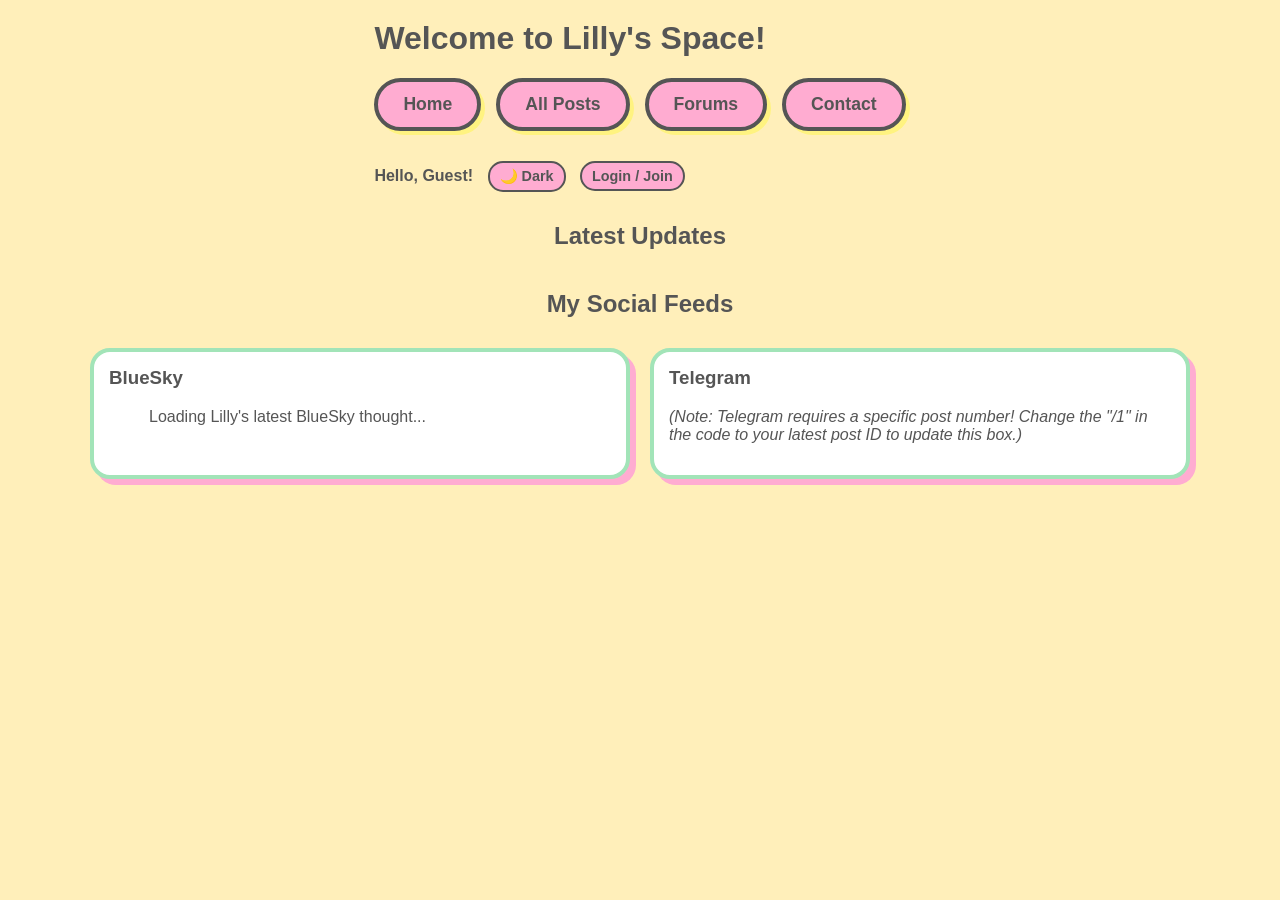
<file: index.html>
<!DOCTYPE html>
<html lang="en">
<head>
  <meta charset="UTF-8">
  <meta name="viewport" content="width=device-width, initial-scale=1.0">
  <title>Lilly's Home Page</title>
  <link rel="stylesheet" href="style.css">
</head>
<body>
  <div id="notification-banner" class="hidden">Lilly just posted a new update!</div>

  <header>
    <h1>Welcome to Lilly's Space!</h1>
    <nav class="bubbly-nav">
      <a href="index.html">Home</a>
      <a href="blog.html">All Posts</a>
      <a href="forums.html">Forums</a>
      <a href="contact.html">Contact</a>
    </nav>
    <div id="user-status" style="margin-top: 15px; margin-bottom: 30px; font-weight: bold;">
      <span id="welcome-text">Hello, Guest!</span>
      <button id="btn-theme" onclick="toggleTheme()" class="tiny-btn">🌙 Dark</button>
      <button id="btn-show-login" onclick="openAuthModal()" class="tiny-btn">Login / Join</button>
      <button id="btn-profile" onclick="openProfileModal()" class="tiny-btn hidden">Profile</button>
      <button id="btn-logout" onclick="logoutUser()" class="tiny-btn hidden">Logout</button>
    </div>
  </header> 
  
  <div id="auth-modal" class="modal hidden">
    <div class="modal-content blog-card">
      <span class="close-btn" onclick="closeAuthModal()">&times;</span>
      <h2 id="auth-title">Join the Magic!</h2>
      <div id="auth-form-container">
        <input type="text" id="auth-username" placeholder="Pick a Username">
        <input type="password" id="auth-password" placeholder="Secret Password">
        <div id="register-fields" class="hidden">
          <input type="email" id="auth-email" placeholder="Your Email">
          <input type="password" id="auth-secret" placeholder="Admin Code (Optional)">
        </div>
        <button onclick="submitAuth()" class="btn-send" style="width: 100%; margin-top: 10px;">Go!</button>
      </div>
      <p style="text-align: center; margin-top: 15px;"><a href="#" onclick="toggleAuthMode()" id="auth-toggle-link">Already a member? Log in!</a></p>
    </div>
  </div>

  <div id="profile-modal" class="modal hidden">
    <div class="modal-content blog-card">
      <span class="close-btn" onclick="closeProfileModal()">&times;</span>
      <h2>Customize Profile</h2>
      <p>Pick a new color for your chat bubbles!</p>
      <input type="color" id="profile-color-picker" value="#FFF380" style="width: 100%; height: 50px; cursor: pointer; border-radius: 10px; border: 3px solid var(--dark-text);">
      <button onclick="saveProfileColor()" class="btn-send" style="width: 100%; margin-top: 15px;">Save Magic Color!</button>
    </div>
  </div>

  <main>
    <div id="home-feed-indicator" style="display:none;"></div>
    
    <h2 style="text-align: center;">Latest Updates</h2>
    <section id="blog-feed"></section>

    <h2 style="text-align: center; margin-top: 40px;">My Social Feeds</h2>
    <div class="embed-container">
      <div class="embed-box">
        <h3>BlueSky</h3>
        <blockquote class="bluesky-embed" data-bluesky-uri="at://did:plc:placeholder/app.bsky.feed.post/placeholder">
          <p>Loading Lilly's latest BlueSky thought...</p>
        </blockquote>
        <script async src="https://embed.bsky.app/static/embed.js" charset="utf-8"></script>
      </div>
      <div class="embed-box">
        <h3>Telegram</h3>
        <script async src="https://telegram.org/js/telegram-widget.js?22" data-telegram-post="LittlestLillys/1" data-width="100%"></script>
        <p><em>(Note: Telegram requires a specific post number! Change the "/1" in the code to your latest post ID to update this box.)</em></p>
      </div>
    </div>
  </main>
  <script src="app.js"></script>
</body>
</html>
</file>
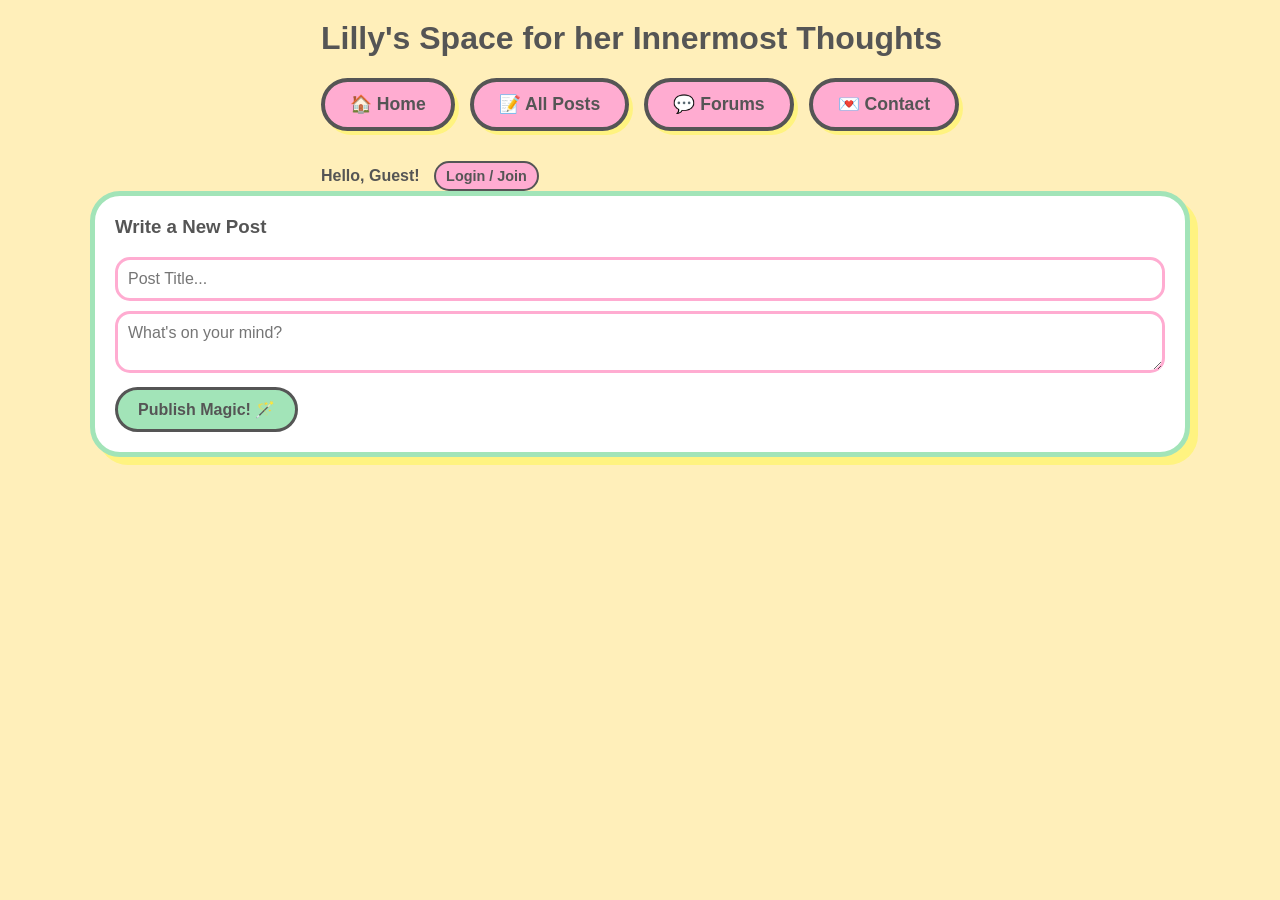
<file: blog.html>
<!DOCTYPE html>
<html lang="en">
<head>
  <meta charset="UTF-8">
  <title>Lilly's Blog</title>
  <link rel="stylesheet" href="style.css">
</head>
<body>
  <div id="notification-banner" class="hidden">🌟 ✨ Lilly just posted a new update! ✨ 🌟</div>

  <header>
    <h1>Lilly's Space for her Innermost Thoughts</h1>
    <nav class="bubbly-nav">
      <a href="index.html">🏠 Home</a>
      <a href="blog.html">📝 All Posts</a>
      <a href="forums.html">💬 Forums</a>
      <a href="contact.html">💌 Contact</a>
    </nav>
    <div id="user-status" style="margin-top: 15px; font-weight: bold;">
      <span id="welcome-text">Hello, Guest! 🌟</span>
      <button id="btn-show-login" onclick="openAuthModal()" class="tiny-btn">Login / Join</button>
      <button id="btn-profile" onclick="openProfileModal()" class="tiny-btn hidden">🎨 Profile</button>
      <button id="btn-logout" onclick="logoutUser()" class="tiny-btn hidden">Logout 💨</button>
    </div>
  </header> 
  
  <div id="auth-modal" class="modal hidden">
    <div class="modal-content blog-card">
      <span class="close-btn" onclick="closeAuthModal()">✖️</span>
      <h2 id="auth-title">✨ Join the Magic! ✨</h2>
      <div id="auth-form-container">
        <input type="text" id="auth-username" placeholder="Pick a Username">
        <input type="password" id="auth-password" placeholder="Secret Password">
        <div id="register-fields" class="hidden">
          <input type="email" id="auth-email" placeholder="Your Email">
          <input type="password" id="auth-secret" placeholder="Admin Code (Optional)">
        </div>
        <button onclick="submitAuth()" class="btn-send" style="width: 100%; margin-top: 10px;">Go! 🚀</button>
      </div>
      <p style="text-align: center; margin-top: 15px;"><a href="#" onclick="toggleAuthMode()" id="auth-toggle-link">Already a member? Log in!</a></p>
    </div>
  </div>

  <div id="profile-modal" class="modal hidden">
    <div class="modal-content blog-card">
      <span class="close-btn" onclick="closeProfileModal()">✖️</span>
      <h2>🎨 Customize Profile 🎨</h2>
      <p>Pick a new color for your chat bubbles!</p>
      <input type="color" id="profile-color-picker" value="#FFF380" style="width: 100%; height: 50px; cursor: pointer; border-radius: 10px; border: 3px solid var(--dark-text);">
      <button onclick="saveProfileColor()" class="btn-send" style="width: 100%; margin-top: 15px;">Save Magic Color! ✨</button>
    </div>
  </div>

  <main>
    <section class="admin-box">
      <h3>Write a New Post</h3>
      <input type="text" id="new-post-title" placeholder="Post Title...">
      <textarea id="new-post-content" placeholder="What's on your mind?"></textarea>
      <button id="publish-btn" onclick="publishPost()">Publish Magic! 🪄</button>
    </section>

    <section id="blog-feed"></section>
  </main>
  <script src="app.js"></script>
</body>
</html>
</file>
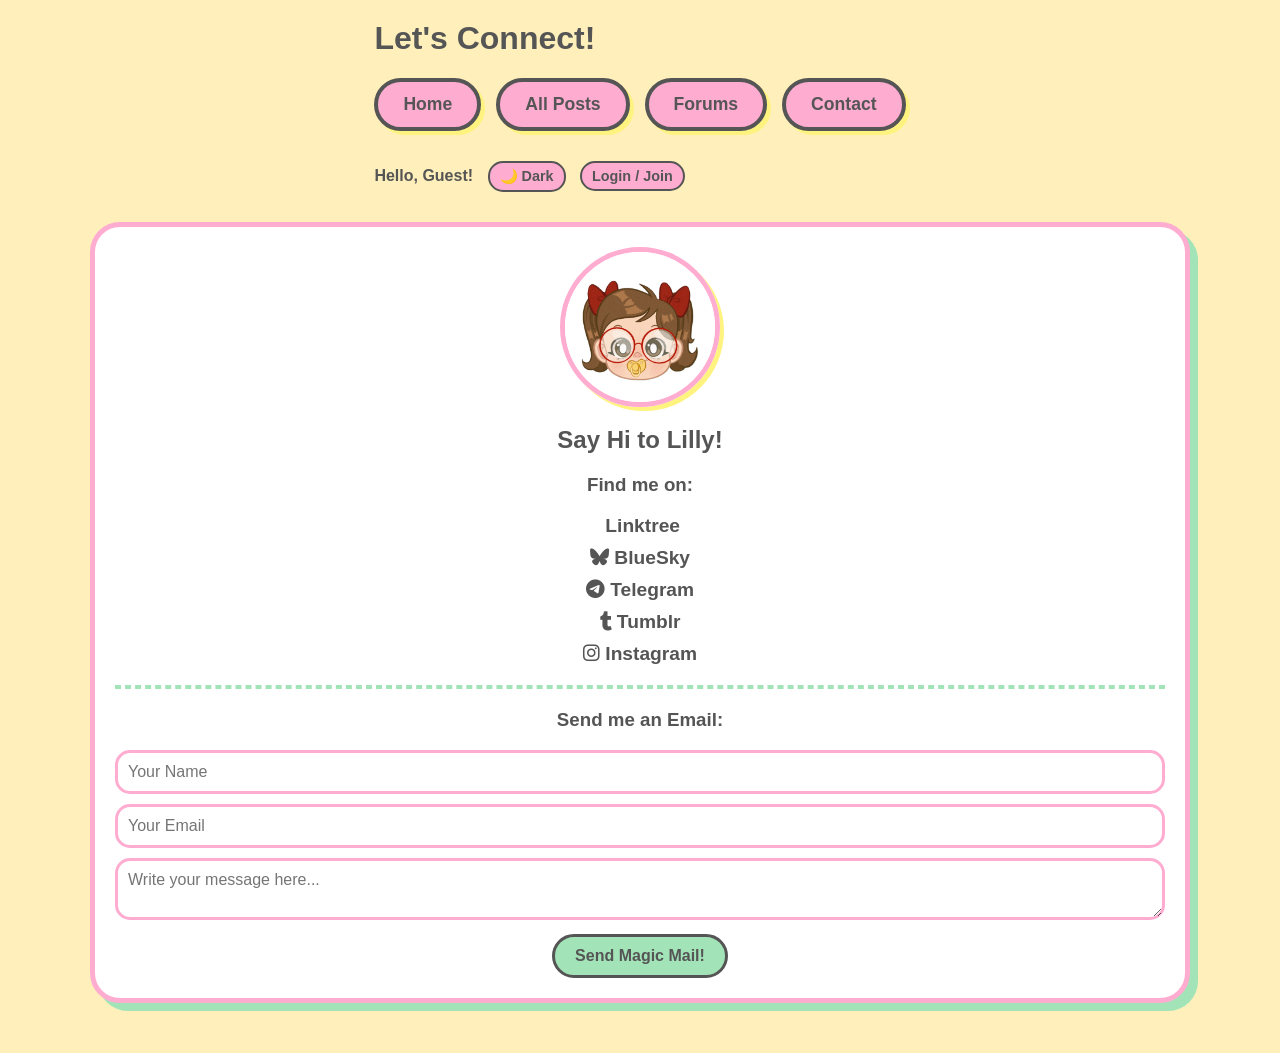
<file: contact.html>
<!DOCTYPE html>
<html lang="en">
<head>
  <meta charset="UTF-8">
  <title>Contact Lilly</title>
  <link rel="stylesheet" href="style.css">
  <link rel="stylesheet" href="https://cdnjs.cloudflare.com/ajax/libs/font-awesome/6.5.1/css/all.min.css">
</head>
<body>
  <header>
    <h1>Let's Connect!</h1>
    <nav class="bubbly-nav">
      <a href="index.html">Home</a>
      <a href="blog.html">All Posts</a>
      <a href="forums.html">Forums</a>
      <a href="contact.html">Contact</a>
    </nav>
    <div id="user-status" style="margin-top: 15px; margin-bottom: 30px; font-weight: bold;">
      <span id="welcome-text">Hello, Guest!</span>
      <button id="btn-theme" onclick="toggleTheme()" class="tiny-btn">🌙 Dark</button>
      <button id="btn-show-login" onclick="openAuthModal()" class="tiny-btn">Login / Join</button>
      <button id="btn-profile" onclick="openProfileModal()" class="tiny-btn hidden">Profile</button>
      <button id="btn-logout" onclick="logoutUser()" class="tiny-btn hidden">Logout</button>
    </div>
  </header>

  <div id="auth-modal" class="modal hidden">
    <div class="modal-content blog-card">
      <span class="close-btn" onclick="closeAuthModal()">&times;</span>
      <h2 id="auth-title">Join the Magic!</h2>
      <div id="auth-form-container">
        <input type="text" id="auth-username" placeholder="Pick a Username">
        <input type="password" id="auth-password" placeholder="Secret Password">
        <div id="register-fields" class="hidden">
          <input type="email" id="auth-email" placeholder="Your Email">
          <input type="password" id="auth-secret" placeholder="Admin Code (Optional)">
        </div>
        <button onclick="submitAuth()" class="btn-send" style="width: 100%; margin-top: 10px;">Go!</button>
      </div>
      <p style="text-align: center; margin-top: 15px;"><a href="#" onclick="toggleAuthMode()" id="auth-toggle-link">Already a member? Log in!</a></p>
    </div>
  </div>

  <div id="profile-modal" class="modal hidden">
    <div class="modal-content blog-card">
      <span class="close-btn" onclick="closeProfileModal()">&times;</span>
      <h2>Customize Profile</h2>
      <p>Pick a new color for your chat bubbles!</p>
      <input type="color" id="profile-color-picker" value="#FFF380" style="width: 100%; height: 50px; cursor: pointer; border-radius: 10px; border: 3px solid var(--dark-text);">
      <button onclick="saveProfileColor()" class="btn-send" style="width: 100%; margin-top: 15px;">Save Magic Color!</button>
    </div>
  </div>

  <main>
    <section id="contact-lilly" class="blog-card contact-card">
      <img src="avatar.PNG" alt="Lilly's Avatar" class="profile-avatar">
      <h2>Say Hi to Lilly!</h2>
      <div class="socials">
        <h3>Find me on:</h3>
        <ul style="list-style: none; padding: 0;">
          <li style="margin-bottom: 10px;">
            <a href="https://linktr.ee/littlestlilly" target="_blank" rel="noopener noreferrer">
              <i class="fa-brands fa-linktree"></i> Linktree
            </a>
          </li>
          <li style="margin-bottom: 10px;">
            <a href="https://bsky.app/profile/littlestlilly.com" target="_blank" rel="noopener noreferrer">
              <i class="fa-brands fa-bluesky"></i> BlueSky
            </a>
          </li>
          <li style="margin-bottom: 10px;">
            <a href="https://t.me/LittlestLilly" target="_blank" rel="noopener noreferrer">
              <i class="fa-brands fa-telegram"></i> Telegram
            </a>
          </li>
          <li style="margin-bottom: 10px;">
            <a href="https://www.tumblr.com/littlestlilly" target="_blank" rel="noopener noreferrer">
              <i class="fa-brands fa-tumblr"></i> Tumblr
            </a>
          </li>
          <li style="margin-bottom: 10px;">
            <a href="https://www.instagram.com/littlestlilly96?igsh=MTd4OHh0dm82MG52Yg%3D%3D&utm_source=qr" target="_blank" rel="noopener noreferrer">
              <i class="fa-brands fa-instagram"></i> Instagram
            </a>
          </li>
        </ul>
      </div>
      <hr />
      <h3>Send me an Email:</h3>
      <div id="email-form">
        <input type="text" placeholder="Your Name" class="childish-input">
        <input type="email" placeholder="Your Email" class="childish-input">
        <textarea placeholder="Write your message here..."></textarea>
        <button class="btn-send" onclick="alert('Magic Mail Sent!')">Send Magic Mail!</button>
      </div>
    </section>
  </main>
  <script src="app.js"></script>
</body>
</html>
</file>
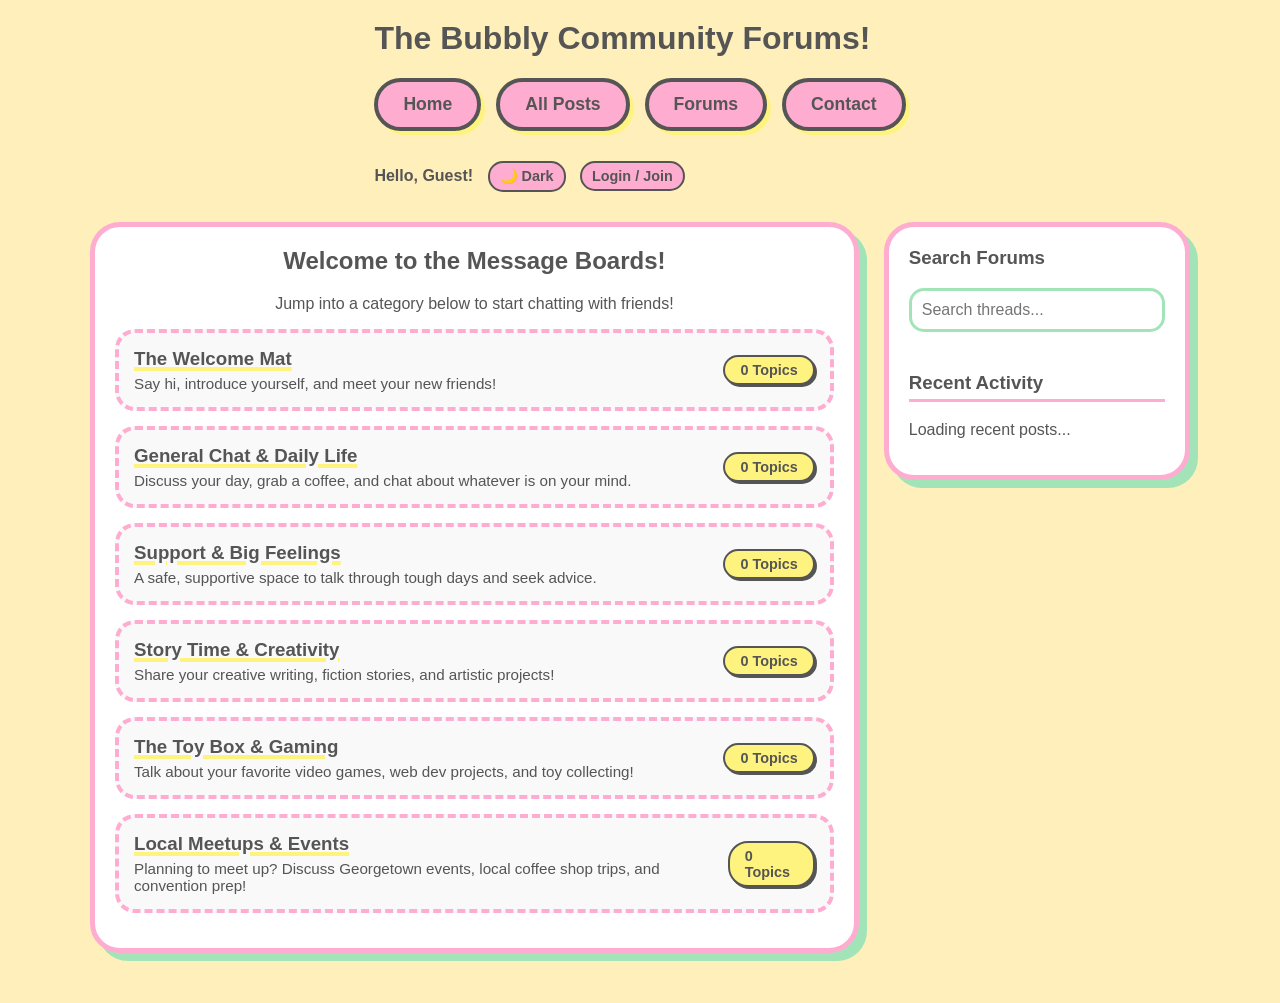
<file: forums.html>
<!DOCTYPE html>
<html lang="en">
<head>
  <meta charset="UTF-8">
  <title>Lilly's Bubbly Forums</title>
  <link rel="stylesheet" href="style.css">  
</head>
<body>
  <header>
    <h1>The Bubbly Community Forums!</h1>
    <nav class="bubbly-nav">
      <a href="index.html">Home</a>
      <a href="blog.html">All Posts</a>
      <a href="forums.html">Forums</a>
      <a href="contact.html">Contact</a>
    </nav>
    <div id="user-status" style="margin-top: 15px; margin-bottom: 30px; font-weight: bold;">
      <span id="welcome-text">Hello, Guest!</span>
      <button id="btn-theme" onclick="toggleTheme()" class="tiny-btn">🌙 Dark</button>
      <button id="btn-show-login" onclick="openAuthModal()" class="tiny-btn">Login / Join</button>
      <button id="btn-profile" onclick="openProfileModal()" class="tiny-btn hidden">Profile</button>
      <button id="btn-logout" onclick="logoutUser()" class="tiny-btn hidden">Logout</button>
    </div>
  </header> 
  
  <div id="auth-modal" class="modal hidden">
    <div class="modal-content blog-card">
      <span class="close-btn" onclick="closeAuthModal()">&times;</span>
      <h2 id="auth-title">Join the Magic!</h2>
      <div id="auth-form-container">
        <input type="text" id="auth-username" placeholder="Pick a Username">
        <input type="password" id="auth-password" placeholder="Secret Password">
        <div id="register-fields" class="hidden">
          <input type="email" id="auth-email" placeholder="Your Email">
          <input type="password" id="auth-secret" placeholder="Admin Code (Optional)">
        </div>
        <button onclick="submitAuth()" class="btn-send" style="width: 100%; margin-top: 10px;">Go!</button>
      </div>
      <p style="text-align: center; margin-top: 15px;"><a href="#" onclick="toggleAuthMode()" id="auth-toggle-link">Already a member? Log in!</a></p>
    </div>
  </div>

  <div id="profile-modal" class="modal hidden">
    <div class="modal-content blog-card">
      <span class="close-btn" onclick="closeProfileModal()">&times;</span>
      <h2>Customize Profile</h2>
      <p>Pick a new color for your chat bubbles!</p>
      <input type="color" id="profile-color-picker" value="#FFF380" style="width: 100%; height: 50px; cursor: pointer; border-radius: 10px; border: 3px solid var(--dark-text);">
      <button onclick="saveProfileColor()" class="btn-send" style="width: 100%; margin-top: 15px;">Save Magic Color!</button>
    </div>
  </div>

  <main class="forum-layout">
    <div class="forum-main">
      
      <div id="forum-categories-view">
        <section class="blog-card">
          <h2 style="text-align: center;">Welcome to the Message Boards!</h2>
          <p style="text-align: center;">Jump into a category below to start chatting with friends!</p>
          
          <div class="forum-category" onclick="showCategory('The Welcome Mat')" data-category="The Welcome Mat">
            <div class="category-info">
              <h3>The Welcome Mat</h3>
              <p>Say hi, introduce yourself, and meet your new friends!</p>
            </div>
            <div class="category-stats">0 Topics</div>
          </div>
          
          <div class="forum-category" onclick="showCategory('General Chat & Daily Life')" data-category="General Chat & Daily Life">
            <div class="category-info">
              <h3>General Chat & Daily Life</h3>
              <p>Discuss your day, grab a coffee, and chat about whatever is on your mind.</p>
            </div>
            <div class="category-stats">0 Topics</div>
          </div>

          <div class="forum-category" onclick="showCategory('Support & Big Feelings')" data-category="Support & Big Feelings">
            <div class="category-info">
              <h3>Support & Big Feelings</h3>
              <p>A safe, supportive space to talk through tough days and seek advice.</p>
            </div>
            <div class="category-stats">0 Topics</div>
          </div>

          <div class="forum-category" onclick="showCategory('Story Time & Creativity')" data-category="Story Time & Creativity">
            <div class="category-info">
              <h3>Story Time & Creativity</h3>
              <p>Share your creative writing, fiction stories, and artistic projects!</p>
            </div>
            <div class="category-stats">0 Topics</div>
          </div>

          <div class="forum-category" onclick="showCategory('The Toy Box & Gaming')" data-category="The Toy Box & Gaming">
            <div class="category-info">
              <h3>The Toy Box & Gaming</h3>
              <p>Talk about your favorite video games, web dev projects, and toy collecting!</p>
            </div>
            <div class="category-stats">0 Topics</div>
          </div>

          <div class="forum-category" onclick="showCategory('Local Meetups & Events')" data-category="Local Meetups & Events">
            <div class="category-info">
              <h3>Local Meetups & Events</h3>
              <p>Planning to meet up? Discuss Georgetown events, local coffee shop trips, and convention prep!</p>
            </div>
            <div class="category-stats">0 Topics</div>
          </div>
        </section>
      </div>

      <div id="forum-threads-view" class="hidden">
        <button onclick="showForumHome()" class="tiny-btn" style="margin-bottom: 15px;">⬅️ Back to Categories</button>
        <h2 id="subforum-title" style="color: var(--accent-pink); margin-bottom: 20px;">Category Name</h2>
        
        <section class="admin-box hidden" id="thread-creation-box">
          <h3>Start a Conversation</h3>
          <input type="hidden" id="new-thread-category">
          <input type="text" id="new-thread-title" placeholder="Thread Title...">
          <textarea id="new-thread-content" placeholder="Kick off the conversation..."></textarea>
          <button id="thread-submit-btn" onclick="createThread()">Post Thread!</button>
        </section>

        <section id="subforum-feed"></section>
      </div>

      <div id="forum-single-thread-view" class="hidden">
        <button id="back-to-subforum-btn" class="tiny-btn" style="margin-bottom: 15px;">⬅️ Back to Subforum</button>
        <section id="single-thread-content"></section>
      </div>

    </div>

    <aside class="forum-sidebar">
      <h3 style="margin-top: 0;">Search Forums</h3>
      <input type="text" id="forum-search-input" class="search-bar" placeholder="Search threads..." oninput="handleForumSearch()">
      
      <h3 style="margin-top: 30px; border-bottom: 3px solid var(--accent-pink); padding-bottom: 5px;">Recent Activity</h3>
      <div id="recent-threads-list">
        <p>Loading recent posts...</p>
      </div>
    </aside>

  </main>
  <script src="app.js"></script>
</body>
</html>
</file>
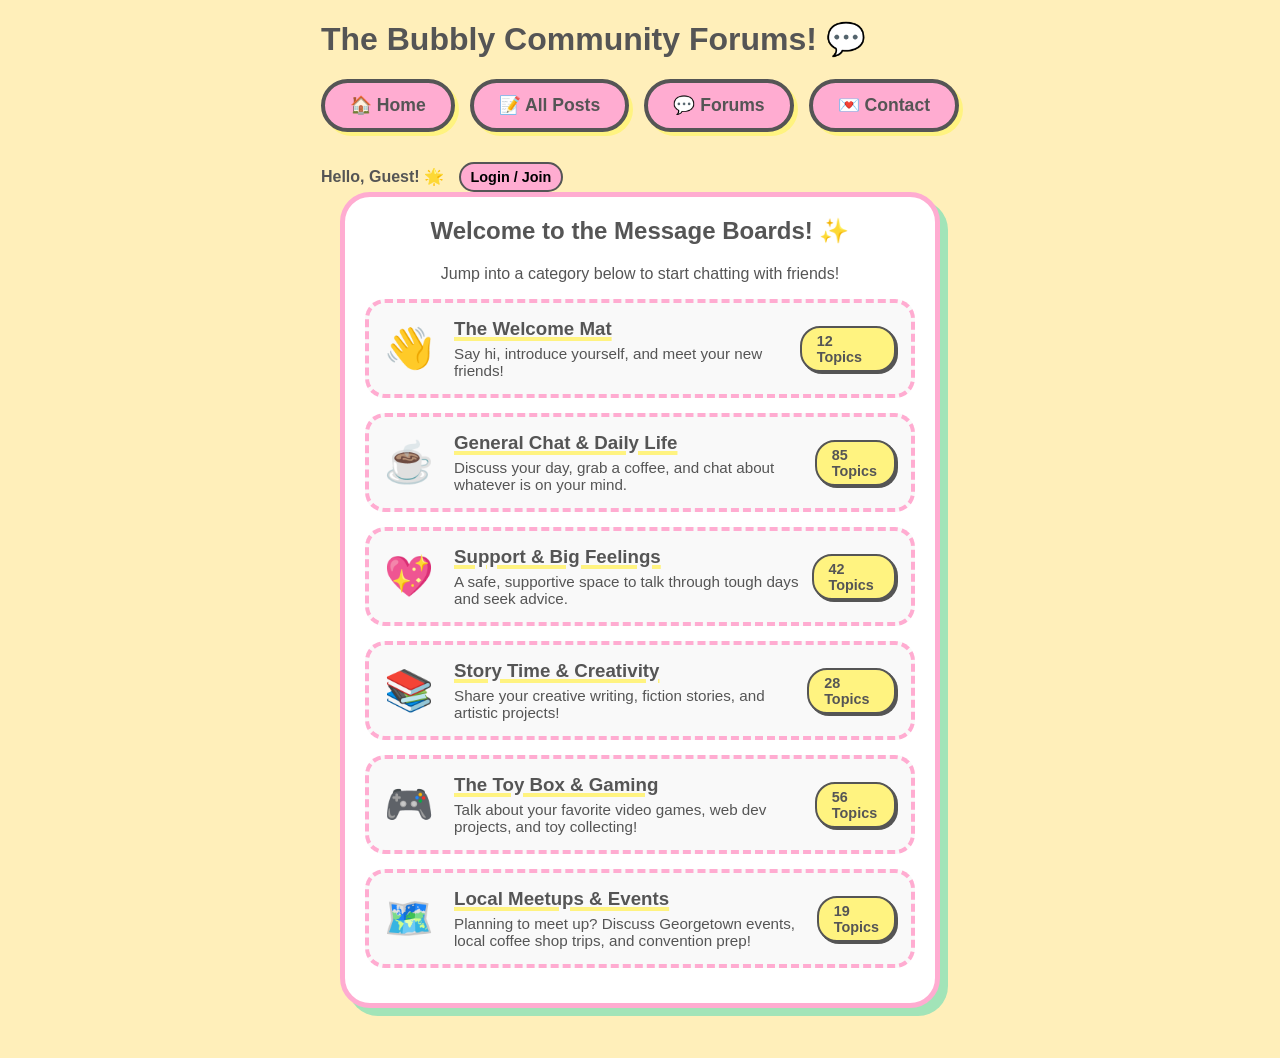
<file: public/forums.html>
<!DOCTYPE html>
<html lang="en">
<head>
  <meta charset="UTF-8">
  <title>Lilly's Bubbly Forums 🌈</title>
  <link rel="stylesheet" href="style.css">  
</head>
<body>
  <header>
    <h1>The Bubbly Community Forums! 💬</h1>
    
    <nav class="bubbly-nav">
      <a href="index.html">🏠 Home</a>
      <a href="blog.html">📝 All Posts</a>
      <a href="forums.html">💬 Forums</a>
      <a href="contact.html">💌 Contact</a>
    </nav>
    
    <div id="user-status" style="margin-top: 15px; font-weight: bold;">
      <span id="welcome-text">Hello, Guest! 🌟</span>
      <button id="btn-show-login" onclick="openAuthModal()" class="tiny-btn">Login / Join</button>
      <button id="btn-logout" onclick="logoutUser()" class="tiny-btn hidden">Logout 💨</button>
    </div>
  </header>

  <main>
    <section class="blog-card">
      <h2 style="text-align: center;">Welcome to the Message Boards! ✨</h2>
      <p style="text-align: center;">Jump into a category below to start chatting with friends!</p>
      
      <div class="forum-category">
        <div class="category-icon">👋</div>
        <div class="category-info">
          <h3>The Welcome Mat</h3>
          <p>Say hi, introduce yourself, and meet your new friends!</p>
        </div>
        <div class="category-stats">12 Topics</div>
      </div>

      <div class="forum-category">
        <div class="category-icon">☕</div>
        <div class="category-info">
          <h3>General Chat & Daily Life</h3>
          <p>Discuss your day, grab a coffee, and chat about whatever is on your mind.</p>
        </div>
        <div class="category-stats">85 Topics</div>
      </div>

      <div class="forum-category">
        <div class="category-icon">💖</div>
        <div class="category-info">
          <h3>Support & Big Feelings</h3>
          <p>A safe, supportive space to talk through tough days and seek advice.</p>
        </div>
        <div class="category-stats">42 Topics</div>
      </div>

      <div class="forum-category">
        <div class="category-icon">📚</div>
        <div class="category-info">
          <h3>Story Time & Creativity</h3>
          <p>Share your creative writing, fiction stories, and artistic projects!</p>
        </div>
        <div class="category-stats">28 Topics</div>
      </div>

      <div class="forum-category">
        <div class="category-icon">🎮</div>
        <div class="category-info">
          <h3>The Toy Box & Gaming</h3>
          <p>Talk about your favorite video games, web dev projects, and toy collecting!</p>
        </div>
        <div class="category-stats">56 Topics</div>
      </div>

      <div class="forum-category">
        <div class="category-icon">🗺️</div>
        <div class="category-info">
          <h3>Local Meetups & Events</h3>
          <p>Planning to meet up? Discuss Georgetown events, local coffee shop trips, and convention prep!</p>
        </div>
        <div class="category-stats">19 Topics</div>
      </div>

    </section>
  </main>

  <script src="app.js"></script>
</body>
</html>
</file>
<file: style.css>
:root {
  --primary-bg: #FFEFBA;
  --accent-pink: #FFACD1;
  --sky-blue: #A2E4B8;
  --bubbly-yellow: #FFF380;
  --font-main: 'Comic Sans MS', 'Chalkboard SE', sans-serif;
  --dark-text: #555;
  --card-bg: white;
  --comment-bg: #f9f9f9;
}

[data-theme="dark"] {
  --primary-bg: #1e1b4b; 
  --accent-pink: #f472b6; 
  --sky-blue: #2dd4bf; 
  --bubbly-yellow: #fde047; 
  --dark-text: #f8fafc; 
  --card-bg: #312e81; 
  --comment-bg: #3730a3; 
}

body, .admin-box, .blog-card, .embed-box, .forum-category, .comment-section, .forum-sidebar, .modal-content, input, textarea, select {
  transition: background-color 0.4s ease, color 0.4s ease, border-color 0.4s ease;
}

body {
  background-color: var(--primary-bg);
  font-family: var(--font-main);
  color: var(--dark-text);
  margin: 0;
  padding: 20px;
  display: flex;
  flex-direction: column;
  align-items: center;
}

h1, h2, h3 { margin-top: 0; }

#notification-banner {
  background-color: var(--sky-blue);
  color: var(--dark-text);
  padding: 15px 30px;
  border: 4px solid var(--dark-text);
  border-radius: 30px;
  font-weight: bold;
  font-size: 1.2rem;
  position: fixed;
  top: 20px;
  z-index: 1000;
  box-shadow: 4px 4px 0px var(--dark-text);
  transition: opacity 0.5s;
}

.hidden { display: none; }

main {
  max-width: 1100px;
  width: 100%;
}

.admin-box, .blog-card {
  background: var(--card-bg);
  border: 5px solid var(--accent-pink);
  border-radius: 30px;
  padding: 20px;
  box-shadow: 8px 8px 0px var(--sky-blue);
  margin-bottom: 30px;
}

.admin-box { border-color: var(--sky-blue); box-shadow: 8px 8px 0px var(--bubbly-yellow); }

input, textarea, select {
  width: 100%;
  box-sizing: border-box;
  background-color: var(--card-bg);
  color: var(--dark-text);
  border: 3px solid var(--accent-pink);
  border-radius: 15px;
  padding: 10px;
  font-family: var(--font-main);
  font-size: 16px;
  margin-bottom: 10px;
}

button {
  background-color: var(--sky-blue);
  color: #555; 
  border: 3px solid var(--dark-text);
  border-radius: 30px;
  padding: 10px 20px;
  font-weight: bold;
  font-size: 16px;
  cursor: pointer;
  font-family: var(--font-main);
}
button:hover { filter: brightness(0.9); }

.comment-section {
  background: var(--comment-bg);
  border-radius: 20px;
  padding: 15px;
  margin-top: 15px;
  border: 3px dashed var(--accent-pink);
}

.bubble {
  padding: 10px 15px;
  border-radius: 20px;
  border: 3px solid var(--dark-text);
  margin-bottom: 10px;
  box-shadow: 3px 3px 0px var(--dark-text);
  color: #555; 
}

.contact-card { text-align: center; }
.profile-avatar {
  width: 150px;
  height: 150px;
  border-radius: 50%;
  border: 5px solid var(--accent-pink);
  object-fit: cover;
  margin-bottom: 15px;
  box-shadow: 4px 4px 0px var(--bubbly-yellow);
}
.socials ul { list-style: none; padding: 0; }
.socials li { margin: 10px 0; font-size: 1.2rem; }
.socials a { color: var(--dark-text); text-decoration: none; font-weight: bold; }
.socials a:hover { text-decoration: underline; color: var(--accent-pink); }
hr { border: 2px dashed var(--sky-blue); margin: 20px 0; }

.bubbly-nav {
  display: flex;
  gap: 15px;
  justify-content: center;
  margin-bottom: 30px;
  flex-wrap: wrap;
}

.bubbly-nav a {
  background-color: var(--accent-pink);
  color: #555;
  text-decoration: none;
  padding: 12px 25px;
  border-radius: 30px;
  border: 4px solid var(--dark-text);
  font-weight: bold;
  font-size: 1.1rem;
  box-shadow: 4px 4px 0px var(--bubbly-yellow);
  transition: transform 0.2s;
}

.bubbly-nav a:hover {
  transform: translateY(-5px);
  background-color: var(--sky-blue);
}

.embed-container {
  display: flex;
  flex-wrap: wrap;
  gap: 20px;
  margin-top: 30px;
}

.embed-box {
  flex: 1;
  min-width: 350px; 
  background: var(--card-bg);
  border: 4px solid var(--sky-blue);
  border-radius: 20px;
  padding: 15px;
  box-shadow: 6px 6px 0px var(--accent-pink);
}

.modal {
  position: fixed;
  top: 0; left: 0; width: 100%; height: 100%;
  background: rgba(0, 0, 0, 0.7);
  display: flex;
  justify-content: center;
  align-items: center;
  z-index: 2000;
}

.modal.hidden { display: none; }

.modal-content {
  position: relative;
  width: 90%;
  max-width: 400px;
  animation: bounceIn 0.4s ease-out;
}

@keyframes bounceIn {
  0% { transform: scale(0.8); opacity: 0; }
  60% { transform: scale(1.05); opacity: 1; }
  100% { transform: scale(1); }
}

.close-btn {
  position: absolute;
  top: 10px; right: 15px;
  font-size: 20px;
  cursor: pointer;
}

.tiny-btn {
  background-color: var(--accent-pink);
  border: 2px solid var(--dark-text);
  border-radius: 15px;
  padding: 5px 10px;
  font-size: 0.9rem;
  font-family: inherit;
  cursor: pointer;
  margin-left: 10px;
}

.delete-btn {
  background-color: #ff6b6b;
  color: white;
  border: 2px solid var(--dark-text);
  border-radius: 10px;
  padding: 3px 8px;
  font-size: 0.8rem;
  cursor: pointer;
  float: right;
}

.forum-category {
  display: flex;
  align-items: center;
  background: var(--comment-bg);
  border: 4px dashed var(--accent-pink);
  border-radius: 20px;
  padding: 15px;
  margin-bottom: 15px;
  transition: transform 0.2s, background-color 0.2s;
  cursor: pointer;
}

.forum-category:hover {
  transform: scale(1.02);
  background: var(--card-bg);
  border-color: var(--sky-blue);
}

.category-icon {
  font-size: 40px;
  margin-right: 20px;
}

.category-info {
  flex-grow: 1;
}

.category-info h3 {
  margin: 0 0 5px 0;
  color: var(--dark-text);
  text-decoration: underline;
  text-decoration-color: var(--bubbly-yellow);
  text-decoration-thickness: 4px;
}

.category-info p {
  margin: 0;
  font-size: 0.95rem;
}

.category-stats {
  background-color: var(--bubbly-yellow);
  padding: 5px 15px;
  border-radius: 20px;
  border: 2px solid var(--dark-text);
  color: #555;
  font-weight: bold;
  font-size: 0.9rem;
  box-shadow: 2px 2px 0px var(--dark-text);
}

/* --- Forum Layout & Sidebar Styles --- */
main.forum-layout {
  max-width: 1100px;
  display: flex;
  flex-direction: row;
  align-items: flex-start;
  gap: 25px;
}

.forum-main {
  flex: 3;
  min-width: 0;
}

.forum-sidebar {
  flex: 1;
  min-width: 250px;
  background: var(--card-bg);
  border: 5px solid var(--accent-pink);
  border-radius: 30px;
  padding: 20px;
  box-shadow: 8px 8px 0px var(--sky-blue);
  position: sticky;
  top: 20px;
}

.search-bar {
  width: 100%;
  box-sizing: border-box;
  background-color: var(--card-bg);
  color: var(--dark-text);
  border: 3px solid var(--sky-blue);
  border-radius: 15px;
  padding: 10px;
  font-family: var(--font-main);
  font-size: 16px;
  margin-bottom: 10px;
}

@media (max-width: 768px) {
  main.forum-layout { flex-direction: column; }
  .forum-sidebar { width: 100%; box-sizing: border-box; }
}
</file>
<file: public/style.css>
:root {
  --primary-bg: #FFEFBA;
  --accent-pink: #FFACD1;
  --sky-blue: #A2E4B8;
  --bubbly-yellow: #FFF380;
  --font-main: 'Comic Sans MS', 'Chalkboard SE', sans-serif;
  --dark-text: #555;
}

body {
  background-color: var(--primary-bg);
  font-family: var(--font-main);
  color: var(--dark-text);
  margin: 0;
  padding: 20px;
  display: flex;
  flex-direction: column;
  align-items: center;
}

h1, h2, h3 { margin-top: 0; }

#notification-banner {
  background-color: var(--sky-blue);
  color: var(--dark-text);
  padding: 15px 30px;
  border: 4px solid var(--dark-text);
  border-radius: 30px;
  font-weight: bold;
  font-size: 1.2rem;
  position: fixed;
  top: 20px;
  z-index: 1000;
  box-shadow: 4px 4px 0px var(--dark-text);
  transition: opacity 0.5s;
}

.hidden { display: none; }

main {
  max-width: 600px;
  width: 100%;
}

.admin-box, .blog-card {
  background: white;
  border: 5px solid var(--accent-pink);
  border-radius: 30px;
  padding: 20px;
  box-shadow: 8px 8px 0px var(--sky-blue);
  margin-bottom: 30px;
}

.admin-box { border-color: var(--sky-blue); box-shadow: 8px 8px 0px var(--bubbly-yellow); }

input, textarea {
  width: 100%;
  box-sizing: border-box;
  border: 3px solid var(--accent-pink);
  border-radius: 15px;
  padding: 10px;
  font-family: var(--font-main);
  font-size: 16px;
  margin-bottom: 10px;
}

button {
  background-color: var(--sky-blue);
  border: 3px solid var(--dark-text);
  border-radius: 30px;
  padding: 10px 20px;
  font-weight: bold;
  font-size: 16px;
  cursor: pointer;
  font-family: var(--font-main);
}
button:hover { filter: brightness(0.9); }

.comment-section {
  background: #f9f9f9;
  border-radius: 20px;
  padding: 15px;
  margin-top: 15px;
  border: 3px dashed var(--accent-pink);
}

.bubble {
  padding: 10px 15px;
  border-radius: 20px;
  border: 3px solid var(--dark-text);
  margin-bottom: 10px;
  box-shadow: 3px 3px 0px var(--dark-text);
}

.contact-card { text-align: center; }
.profile-avatar {
  width: 150px;
  height: 150px;
  border-radius: 50%;
  border: 5px solid var(--accent-pink);
  object-fit: cover;
  margin-bottom: 15px;
  box-shadow: 4px 4px 0px var(--bubbly-yellow);
}
.socials ul { list-style: none; padding: 0; }
.socials li { margin: 10px 0; font-size: 1.2rem; }
.socials a { color: var(--dark-text); text-decoration: none; font-weight: bold; }
.socials a:hover { text-decoration: underline; color: var(--accent-pink); }
hr { border: 2px dashed var(--sky-blue); margin: 20px 0; }
/* Navigation Bar Styles */
.bubbly-nav {
  display: flex;
  gap: 15px;
  justify-content: center;
  margin-bottom: 30px;
  flex-wrap: wrap;
}

.bubbly-nav a {
  background-color: var(--accent-pink);
  color: var(--dark-text);
  text-decoration: none;
  padding: 12px 25px;
  border-radius: 30px;
  border: 4px solid var(--dark-text);
  font-weight: bold;
  font-size: 1.1rem;
  box-shadow: 4px 4px 0px var(--bubbly-yellow);
  transition: transform 0.2s;
}

.bubbly-nav a:hover {
  transform: translateY(-5px);
  background-color: var(--sky-blue);
}

/* Embed Layout */
.embed-container {
  display: flex;
  flex-wrap: wrap;
  gap: 20px;
  margin-top: 30px;
}

.embed-box {
  flex: 1;
  min-width: 250px;
  background: white;
  border: 4px solid var(--sky-blue);
  border-radius: 20px;
  padding: 15px;
  box-shadow: 6px 6px 0px var(--accent-pink);
}
/* Auth Modal Styles */
.modal {
  position: fixed;
  top: 0; left: 0; width: 100%; height: 100%;
  background: rgba(85, 85, 85, 0.6);
  display: flex;
  justify-content: center;
  align-items: center;
  z-index: 2000;
}

.modal.hidden { display: none; }

.modal-content {
  position: relative;
  width: 90%;
  max-width: 400px;
  animation: bounceIn 0.4s ease-out;
}

@keyframes bounceIn {
  0% { transform: scale(0.8); opacity: 0; }
  60% { transform: scale(1.05); opacity: 1; }
  100% { transform: scale(1); }
}

.close-btn {
  position: absolute;
  top: 10px; right: 15px;
  font-size: 20px;
  cursor: pointer;
}

.tiny-btn {
  background-color: var(--accent-pink);
  border: 2px solid var(--dark-text);
  border-radius: 15px;
  padding: 5px 10px;
  font-size: 0.9rem;
  font-family: inherit;
  cursor: pointer;
  margin-left: 10px;
}

.delete-btn {
  background-color: #ff6b6b; /* Soft Red */
  color: white;
  border: 2px solid var(--dark-text);
  border-radius: 10px;
  padding: 3px 8px;
  font-size: 0.8rem;
  cursor: pointer;
  float: right;
}
/* Forum Category Styles */
.forum-category {
  display: flex;
  align-items: center;
  background-color: #f9f9f9;
  border: 4px dashed var(--accent-pink);
  border-radius: 20px;
  padding: 15px;
  margin-bottom: 15px;
  transition: transform 0.2s, background-color 0.2s;
  cursor: pointer;
}

.forum-category:hover {
  transform: scale(1.02);
  background-color: white;
  border-color: var(--sky-blue);
}

.category-icon {
  font-size: 40px;
  margin-right: 20px;
}

.category-info {
  flex-grow: 1;
}

.category-info h3 {
  margin: 0 0 5px 0;
  color: var(--dark-text);
  text-decoration: underline;
  text-decoration-color: var(--bubbly-yellow);
  text-decoration-thickness: 4px;
}

.category-info p {
  margin: 0;
  font-size: 0.95rem;
}

.category-stats {
  background-color: var(--bubbly-yellow);
  padding: 5px 15px;
  border-radius: 20px;
  border: 2px solid var(--dark-text);
  font-weight: bold;
  font-size: 0.9rem;
  box-shadow: 2px 2px 0px var(--dark-text);
}
</file>
